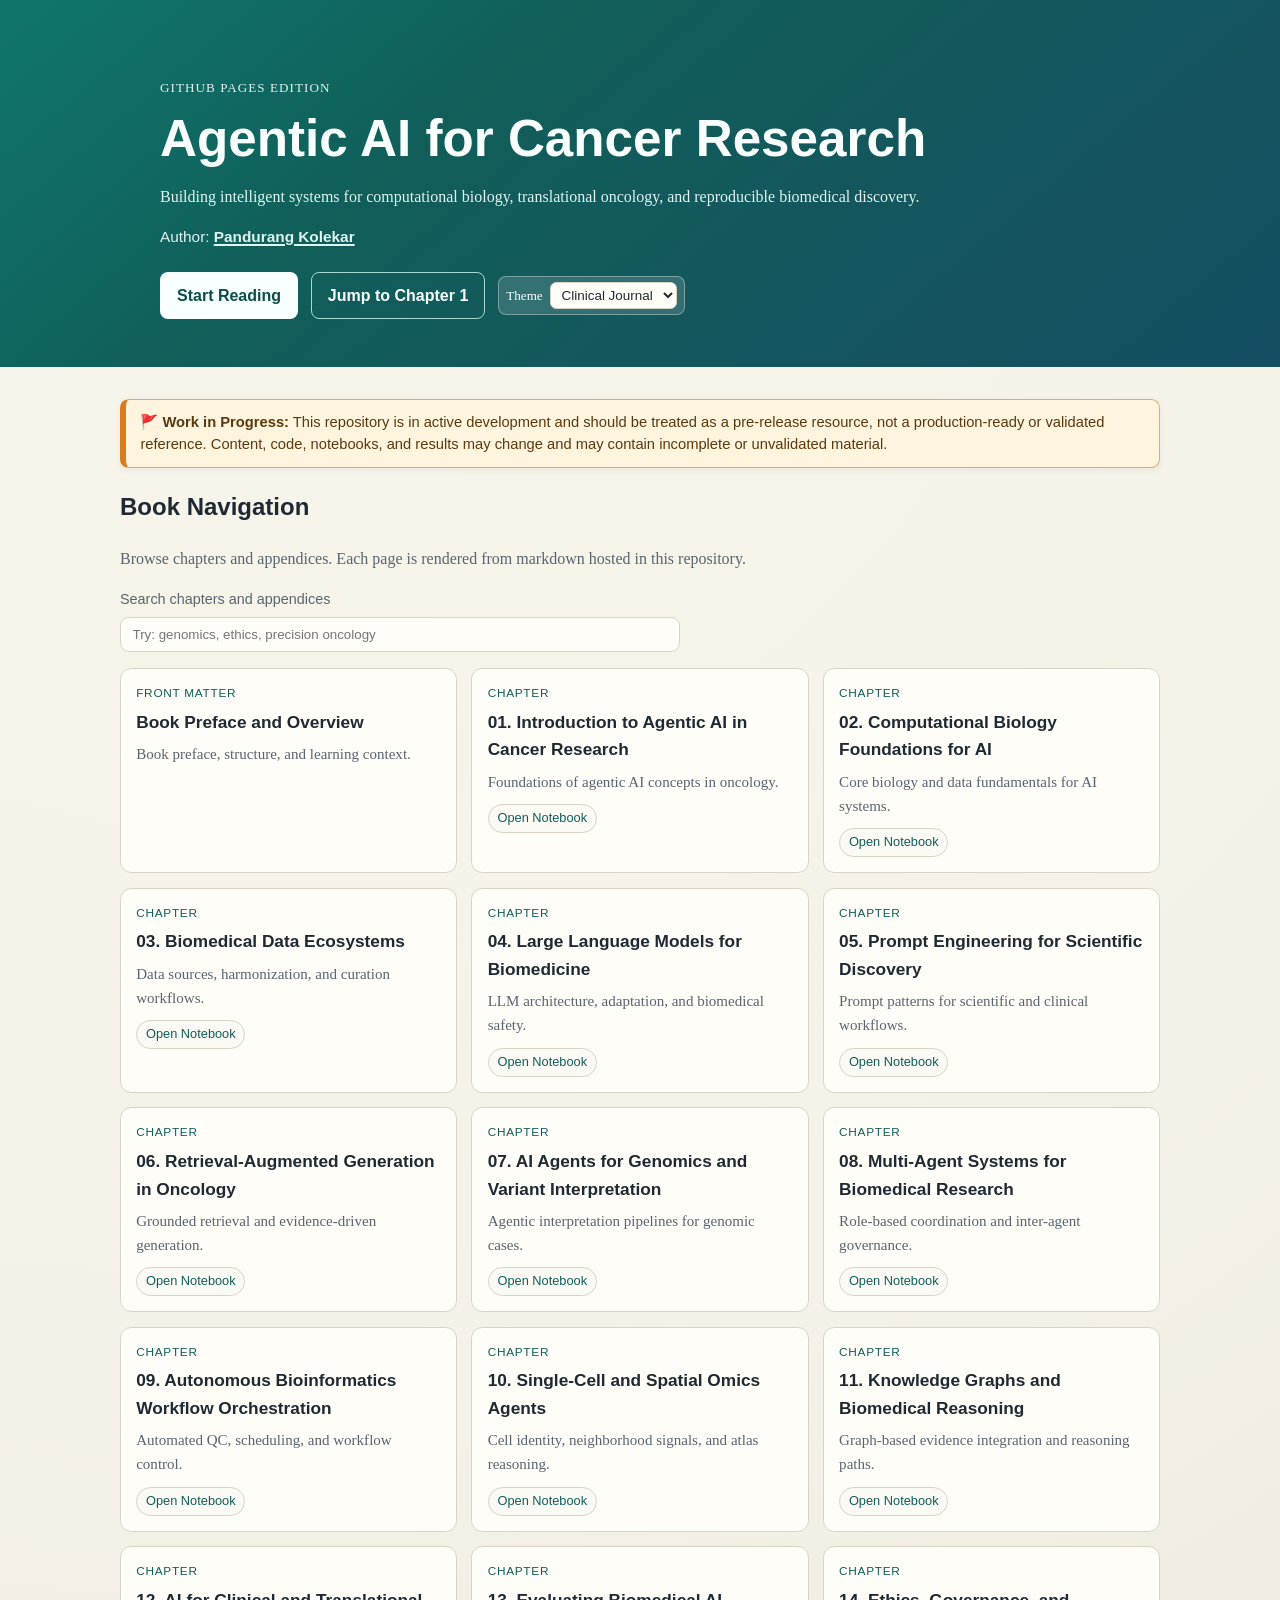
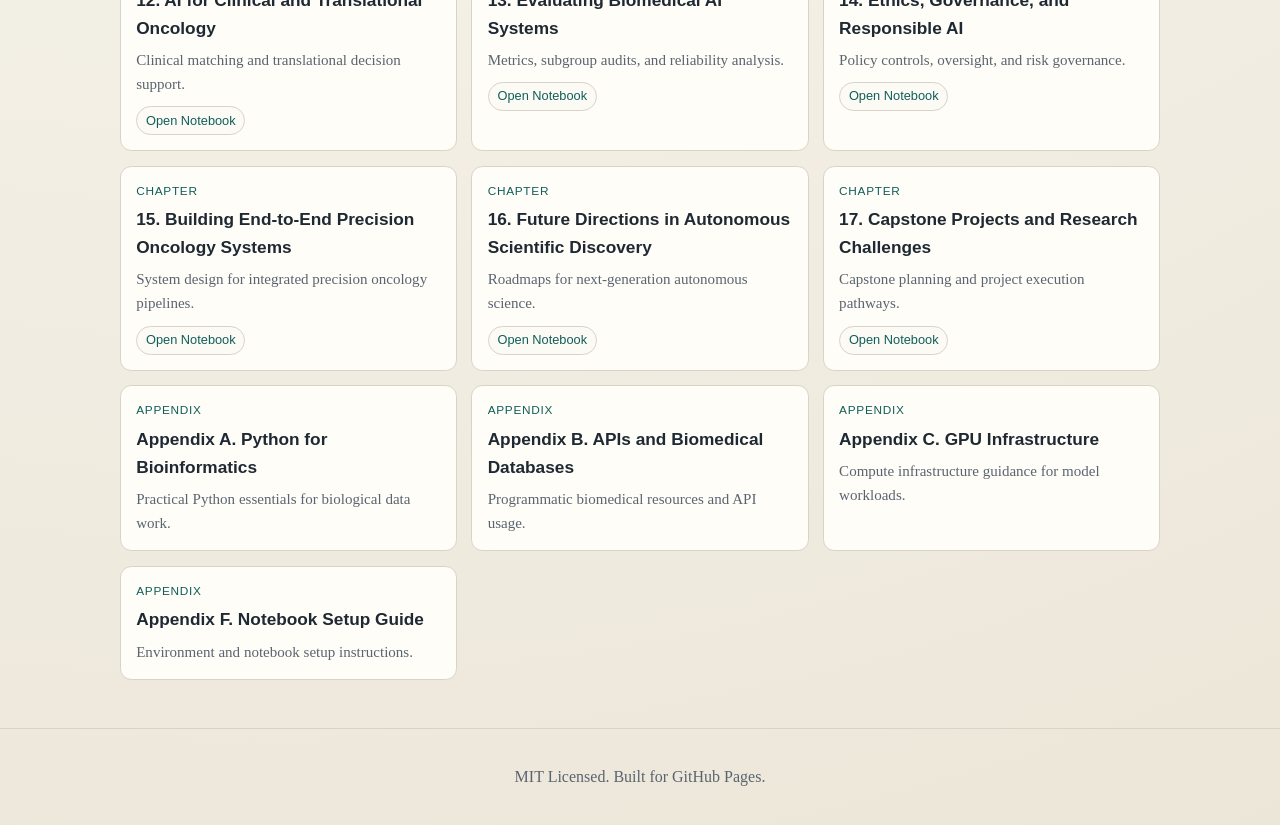
<file: index.html>
<!doctype html>
<html lang="en">
<head>
  <meta charset="utf-8">
  <meta name="viewport" content="width=device-width, initial-scale=1">
  <title>Agentic AI for Cancer Research</title>
  <link rel="stylesheet" href="assets/site.css">
</head>
<body>
  <header class="hero">
    <div class="hero-inner">
      <p class="eyebrow">GitHub Pages Edition</p>
      <h1>Agentic AI for Cancer Research</h1>
      <p class="subtitle">Building intelligent systems for computational biology, translational oncology, and reproducible biomedical discovery.</p>
      <p class="author-line">Author: <a class="author-link" href="https://www.linkedin.com/in/pandurang-kolekar" target="_blank" rel="noopener noreferrer">Pandurang Kolekar</a></p>
      <div class="hero-actions">
        <a class="btn" href="reader.html?id=book-front-matter">Start Reading</a>
        <a class="btn btn-ghost" href="reader.html?id=chapter-01">Jump to Chapter 1</a>
        <div class="theme-switch">
          <label for="theme-picker-home">Theme</label>
          <select id="theme-picker-home" class="theme-picker" aria-label="Select book theme">
            <option value="clinical-journal">Clinical Journal</option>
            <option value="data-atlas">Data Atlas</option>
            <option value="lab-notebook">Lab Notebook</option>
            <option value="material-docs">Material Docs</option>
            <option value="sphinx-classic">Sphinx Classic</option>
          </select>
        </div>
      </div>
    </div>
  </header>

  <main class="container">
    <section class="flag-note" role="note" aria-label="Work in progress notice">
      <p><strong>🚩 Work in Progress:</strong> This repository is in active development and should be treated as a pre-release resource, not a production-ready or validated reference. Content, code, notebooks, and results may change and may contain incomplete or unvalidated material.</p>
    </section>
    <section>
      <h2>Book Navigation</h2>
      <p class="section-intro">Browse chapters and appendices. Each page is rendered from markdown hosted in this repository.</p>
      <div class="search-wrap">
        <label for="catalog-search">Search chapters and appendices</label>
        <input id="catalog-search" type="search" placeholder="Try: genomics, ethics, precision oncology" autocomplete="off">
      </div>
      <div id="chapter-grid" class="grid"></div>
    </section>
  </main>

  <footer class="site-footer">
    <p>MIT Licensed. Built for GitHub Pages.</p>
  </footer>

  <script src="assets/config.js"></script>
  <script src="assets/home.js"></script>
</body>
</html>
</file>
<file: assets/site.css>
:root {
  --bg: #f4f1e8;
  --paper: #fffdf8;
  --ink: #1f2933;
  --muted: #5a6470;
  --line: #d8d3c6;
  --accent: #0f766e;
  --accent-dark: #115e59;
  --highlight: #e9f7f5;
  --hero-start: #0f766e;
  --hero-mid: #115e59;
  --hero-end: #164e63;
  --hero-subtitle: #def5f1;
  --button-bg: #f8fffe;
  --button-ink: #0b4e49;
  --card-shadow: rgba(17, 94, 89, 0.12);
  --surface-alt: #fcfaf4;
  --page-bg: radial-gradient(circle at 20% 0%, #f8f5eb 0%, var(--bg) 55%, #ece6d8 100%);
  --reader-bg: #f7f4ec;
  --font-body: "Source Serif 4", "Georgia", serif;
  --font-ui: "IBM Plex Sans", "Segoe UI", sans-serif;
}

html[data-theme='data-atlas'] {
  --bg: #eef2f9;
  --paper: #ffffff;
  --ink: #182235;
  --muted: #4b5b73;
  --line: #cfd8e6;
  --accent: #0e7490;
  --accent-dark: #155e75;
  --highlight: #e6f7fb;
  --hero-start: #0b3b66;
  --hero-mid: #124f7d;
  --hero-end: #0e7490;
  --hero-subtitle: #d7ebff;
  --button-bg: #f5fbff;
  --button-ink: #0c4268;
  --card-shadow: rgba(12, 66, 104, 0.16);
  --surface-alt: #f5f8ff;
  --page-bg: radial-gradient(circle at 90% 10%, #f5fbff 0%, #eef3fb 40%, #e8edf7 100%);
  --reader-bg: #edf2fa;
  --font-body: "Literata", "Georgia", serif;
  --font-ui: "Work Sans", "Segoe UI", sans-serif;
}

html[data-theme='lab-notebook'] {
  --bg: #f0eadf;
  --paper: #fffef9;
  --ink: #2c2f2a;
  --muted: #5f635f;
  --line: #d3ccb9;
  --accent: #2f6f5e;
  --accent-dark: #245748;
  --highlight: #edf5ef;
  --hero-start: #556b2f;
  --hero-mid: #3e6b5f;
  --hero-end: #2f4f4f;
  --hero-subtitle: #edf7f2;
  --button-bg: #f7faf4;
  --button-ink: #2f564a;
  --card-shadow: rgba(47, 79, 79, 0.14);
  --surface-alt: #f9f5ea;
  --page-bg: radial-gradient(circle at 15% 10%, #f7f2e7 0%, #f0eadf 55%, #e7dfcf 100%);
  --reader-bg: #f4efe4;
  --font-body: "Bitter", "Georgia", serif;
  --font-ui: "Manrope", "Segoe UI", sans-serif;
}

html[data-theme='material-docs'] {
  --bg: #eef2f6;
  --paper: #ffffff;
  --ink: #1a1d24;
  --muted: #5a6273;
  --line: #d4dae5;
  --accent: #0f6ab8;
  --accent-dark: #0d4f8f;
  --highlight: #e7f2ff;
  --hero-start: #1976d2;
  --hero-mid: #1565c0;
  --hero-end: #0d47a1;
  --hero-subtitle: #dcecff;
  --button-bg: #f8fbff;
  --button-ink: #0e4f8c;
  --card-shadow: rgba(15, 71, 161, 0.15);
  --surface-alt: #f6f8fc;
  --page-bg: radial-gradient(circle at 15% 0%, #f7fbff 0%, #eef2f6 52%, #e6ebf3 100%);
  --reader-bg: #eef2f8;
  --font-body: "Noto Serif", "Georgia", serif;
  --font-ui: "Noto Sans", "Segoe UI", sans-serif;
}

html[data-theme='sphinx-classic'] {
  --bg: #f8f6f0;
  --paper: #fffef9;
  --ink: #2d2a24;
  --muted: #666055;
  --line: #d9d2c4;
  --accent: #9c7a2b;
  --accent-dark: #7a5f21;
  --highlight: #f4eddb;
  --hero-start: #7b5f24;
  --hero-mid: #9c7a2b;
  --hero-end: #5e4a1d;
  --hero-subtitle: #f4ead1;
  --button-bg: #fff9ea;
  --button-ink: #5a4518;
  --card-shadow: rgba(88, 69, 24, 0.16);
  --surface-alt: #faf5e9;
  --page-bg: radial-gradient(circle at 20% 0%, #fffbf0 0%, #f8f6f0 58%, #eee7d7 100%);
  --reader-bg: #f7f2e6;
  --font-body: "Lora", "Georgia", serif;
  --font-ui: "Source Sans 3", "Segoe UI", sans-serif;
}

* {
  box-sizing: border-box;
}

body {
  margin: 0;
  font-family: var(--font-body);
  color: var(--ink);
  background: var(--page-bg);
  line-height: 1.6;
}

a {
  color: var(--accent-dark);
}

.hero {
  padding: 4rem 1.25rem 3rem;
  background: linear-gradient(140deg, var(--hero-start) 0%, var(--hero-mid) 35%, var(--hero-end) 100%);
  color: #f8fffe;
}

.hero-inner {
  max-width: 960px;
  margin: 0 auto;
}

.eyebrow {
  text-transform: uppercase;
  letter-spacing: 0.08em;
  font-size: 0.82rem;
  opacity: 0.9;
}

.hero h1 {
  margin: 0.4rem 0;
  font-size: clamp(2rem, 5vw, 3.2rem);
  line-height: 1.1;
}

.subtitle {
  max-width: 760px;
  color: var(--hero-subtitle);
}

.author-line {
  margin: 0.2rem 0 0;
  color: var(--hero-subtitle);
  font-family: var(--font-ui);
  font-size: 0.96rem;
}

.author-link {
  color: inherit;
  font-weight: 700;
  text-decoration: underline;
  text-decoration-thickness: 0.12em;
  text-underline-offset: 0.15em;
}

.author-link:hover {
  opacity: 0.88;
}

.hero-actions {
  margin-top: 1.4rem;
  display: flex;
  gap: 0.8rem;
  flex-wrap: wrap;
  align-items: center;
}

.theme-switch {
  display: inline-flex;
  align-items: center;
  gap: 0.45rem;
  background: rgba(255, 255, 255, 0.14);
  border: 1px solid rgba(255, 255, 255, 0.35);
  border-radius: 0.5rem;
  padding: 0.3rem 0.45rem;
}

.theme-switch label {
  font-size: 0.82rem;
  color: #f8fffe;
}

.theme-picker {
  border: 1px solid var(--line);
  border-radius: 0.4rem;
  background: var(--paper);
  color: var(--ink);
  padding: 0.25rem 0.42rem;
  font-family: var(--font-ui);
  font-size: 0.84rem;
}

.theme-inline-label {
  color: var(--muted);
  font-size: 0.82rem;
}

.btn {
  text-decoration: none;
  background: var(--button-bg);
  color: var(--button-ink);
  padding: 0.62rem 1rem;
  border-radius: 0.5rem;
  font-weight: 600;
  border: 1px solid transparent;
  font-family: var(--font-ui);
}

.btn:hover {
  background: #def5f1;
}

.btn-ghost {
  background: transparent;
  color: #f8fffe;
  border-color: #a7d9d2;
}

.btn-ghost:hover {
  background: rgba(255, 255, 255, 0.12);
}

.container {
  max-width: 1080px;
  margin: 0 auto;
  padding: 2rem 1.25rem 3rem;
}

.flag-note {
  background: color-mix(in srgb, #fff2d6 75%, var(--paper));
  border: 1px solid color-mix(in srgb, #d77d1f 45%, var(--line));
  border-left: 6px solid #d77d1f;
  border-radius: 0.55rem;
  padding: 0.75rem 0.9rem;
  margin: 0 0 1rem;
  color: color-mix(in srgb, #6f3d00 75%, var(--ink));
  box-shadow: 0 2px 8px rgba(0, 0, 0, 0.05);
}

.flag-note p {
  margin: 0;
  font-family: var(--font-ui);
  font-size: 0.92rem;
  line-height: 1.45;
}

.flag-note-reader {
  margin: 0.9rem 1rem 0;
}

h1,
h2,
h3,
.brand,
.tag,
.reader-header nav,
.search-wrap label {
  font-family: var(--font-ui);
}

.section-intro {
  color: var(--muted);
}

.search-wrap {
  margin: 0.8rem 0 1rem;
}

.search-wrap label {
  display: block;
  font-size: 0.9rem;
  color: var(--muted);
  margin-bottom: 0.35rem;
}

.search-wrap input {
  width: min(560px, 100%);
  border: 1px solid var(--line);
  border-radius: 0.55rem;
  padding: 0.58rem 0.72rem;
  background: var(--paper);
  color: var(--ink);
  font-family: var(--font-ui);
}

.search-wrap input:focus {
  outline: 2px solid color-mix(in srgb, var(--accent) 45%, white);
  outline-offset: 1px;
}

.grid {
  display: grid;
  grid-template-columns: repeat(auto-fill, minmax(260px, 1fr));
  gap: 0.9rem;
}

.card {
  background: var(--paper);
  border: 1px solid var(--line);
  border-radius: 0.7rem;
  padding: 0.95rem;
  text-decoration: none;
  color: var(--ink);
  transition: transform 0.12s ease, box-shadow 0.12s ease;
  opacity: 0;
  transform: translateY(14px);
  animation: card-enter 0.5s ease forwards;
}

.card:hover {
  transform: translateY(-2px);
  box-shadow: 0 8px 20px var(--card-shadow);
}

.card .tag {
  font-size: 0.74rem;
  text-transform: uppercase;
  letter-spacing: 0.06em;
  color: var(--accent-dark);
}

.card h3 {
  margin: 0.35rem 0;
  font-size: 1.08rem;
}

.card p {
  margin: 0;
  color: var(--muted);
  font-size: 0.94rem;
}

.card-actions {
  margin-top: 0.65rem;
}

.card-link {
  display: inline-block;
  text-decoration: none;
  color: var(--accent-dark);
  border: 1px solid var(--line);
  border-radius: 999px;
  padding: 0.2rem 0.55rem;
  font-size: 0.8rem;
  background: color-mix(in srgb, var(--paper) 75%, var(--bg));
  font-family: var(--font-ui);
}

.card-link:hover {
  background: color-mix(in srgb, var(--paper) 55%, var(--bg));
}

.site-footer {
  text-align: center;
  color: var(--muted);
  padding: 1.2rem;
  border-top: 1px solid var(--line);
}

.reader-body {
  background: var(--reader-bg);
}

.reader-header {
  position: sticky;
  top: 0;
  z-index: 20;
  background: #fffdf8;
  border-bottom: 1px solid var(--line);
  padding: 0.75rem 1rem;
  display: flex;
  align-items: center;
  justify-content: space-between;
}

.author-link-header {
  font-size: 0.92rem;
  font-family: var(--font-ui);
  white-space: nowrap;
}

.brand {
  text-decoration: none;
  color: var(--ink);
  font-weight: 700;
}

.reader-header nav {
  display: flex;
  gap: 1rem;
  align-items: center;
}

.reader-layout {
  display: grid;
  grid-template-columns: 290px 1fr;
  min-height: calc(100vh - 56px);
}

.reader-sidebar {
  border-right: 1px solid var(--line);
  background: var(--surface-alt);
  padding: 1rem;
  overflow: auto;
}

.reader-sidebar h2 {
  margin-top: 0.2rem;
  font-size: 1rem;
}

.reader-sidebar ul {
  list-style: none;
  padding: 0;
  margin: 0;
}

.reader-sidebar li {
  margin: 0.15rem 0;
}

.reader-sidebar a {
  text-decoration: none;
  display: block;
  padding: 0.35rem 0.45rem;
  border-radius: 0.4rem;
  color: var(--ink);
  font-size: 0.92rem;
}

.reader-sidebar a.active,
.reader-sidebar a:hover {
  background: var(--highlight);
}

.reader-content {
  padding: 1.3rem 1.4rem 3rem;
  max-width: 900px;
}

.doc-meta {
  color: var(--muted);
  margin-bottom: 1rem;
}

.markdown {
  background: var(--paper);
  border: 1px solid var(--line);
  border-radius: 0.7rem;
  padding: 1.1rem 1.2rem;
}

.markdown h1,
.markdown h2,
.markdown h3 {
  line-height: 1.25;
}

.markdown pre {
  background: color-mix(in srgb, var(--paper) 65%, var(--bg));
  padding: 0.7rem;
  border-radius: 0.4rem;
  overflow: auto;
}

@keyframes card-enter {
  to {
    opacity: 1;
    transform: translateY(0);
  }
}

@media (prefers-reduced-motion: reduce) {
  .card {
    animation: none;
    opacity: 1;
    transform: none;
  }
}

.markdown code {
  font-family: "SFMono-Regular", Menlo, Consolas, monospace;
}

@media (max-width: 920px) {
  .reader-layout {
    grid-template-columns: 1fr;
  }

  .reader-sidebar {
    border-right: 0;
    border-bottom: 1px solid var(--line);
    max-height: 240px;
  }

  .reader-header {
    flex-direction: column;
    align-items: flex-start;
    gap: 0.55rem;
  }

  .author-link-header {
    white-space: normal;
  }

  .reader-header nav {
    flex-wrap: wrap;
    gap: 0.7rem;
  }
}
</file>
